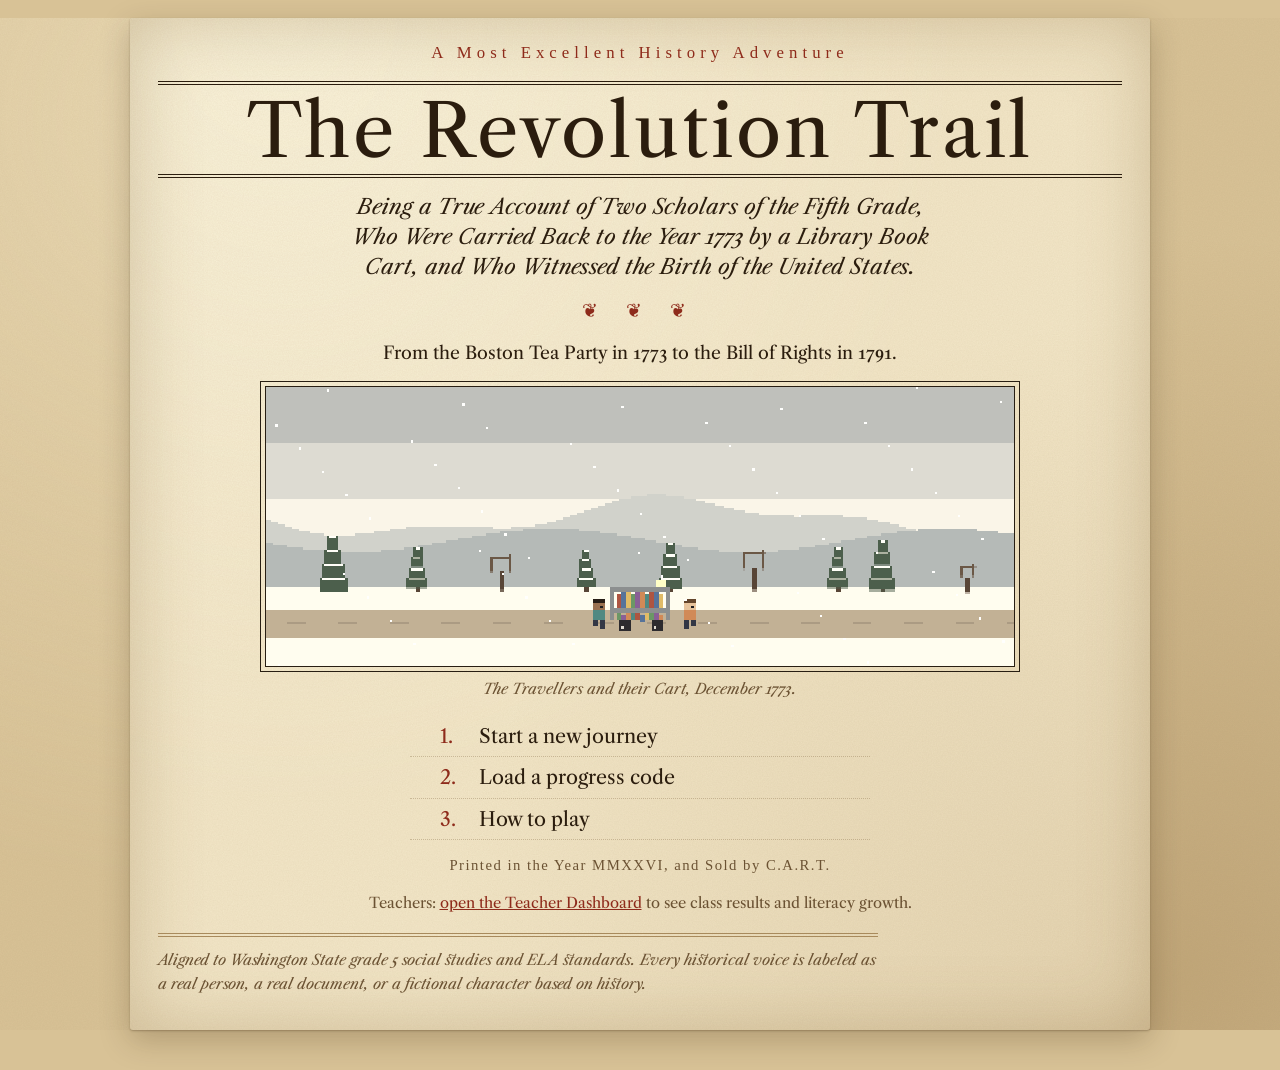
<file: index.html>
<!doctype html>
<html lang="en">
<head>
<meta charset="utf-8">
<meta name="viewport" content="width=device-width, initial-scale=1, viewport-fit=cover">
<title>The Revolution Trail</title>
<meta name="claude:viewport-fit-sides" content="cover">
<meta name="description" content="An Oregon Trail-style history game for 5th graders. Two students time-travel from the Boston Tea Party in 1773 to the Bill of Rights in 1791, collecting research notes. Aligned to Washington State social studies and ELA standards.">
<link rel="preconnect" href="https://fonts.googleapis.com">
<link rel="preconnect" href="https://fonts.gstatic.com" crossorigin>
<link rel="stylesheet" href="https://fonts.googleapis.com/css2?family=Atkinson+Hyperlegible:wght@400;700&family=IM+Fell+English:ital@0;1&family=IM+Fell+English+SC&family=Libre+Caslon+Text:ital,wght@0,400;0,700;1,400&family=Press+Start+2P&family=VT323&display=swap">
<link rel="stylesheet" href="css/style.css">
</head>
<body>
<div class="shell">
  <header class="hud" id="hud" hidden>
    <div class="hud-cell hud-where"><span class="hud-label" id="hud-where-label">Heading to</span><span class="hud-value" id="hud-stop"></span></div>
    <div class="hud-cell"><span class="hud-label">Date</span><span class="hud-value" id="hud-date"></span></div>
    <div class="hud-cell"><span class="hud-label">Weather</span><span class="hud-value" id="hud-weather"></span></div>
    <div class="hud-cell"><span class="hud-label">Health</span><span class="hud-value" id="hud-health"></span></div>
    <div class="hud-cell"><span class="hud-label">Food</span><span class="hud-value" id="hud-food"></span></div>
    <div class="hud-cell"><span class="hud-label">Shillings</span><span class="hud-value" id="hud-money"></span></div>
  </header>
  <main id="main" class="stage" aria-live="off"></main>
  <footer class="site-foot no-print">
    <p>Aligned to Washington State grade 5 social studies and ELA standards. Every historical voice is labeled as a real person, a real document, or a fictional character based on history.</p>
  </footer>
</div>
<noscript><p class="noscript">The Revolution Trail needs JavaScript turned on.</p></noscript>
<script src="js/standards.js"></script>
<script src="js/content.js"></script>
<script src="js/map.js"></script>
<script src="js/scene.js"></script>
<script src="js/game.js"></script>
</body>
</html>
</file>
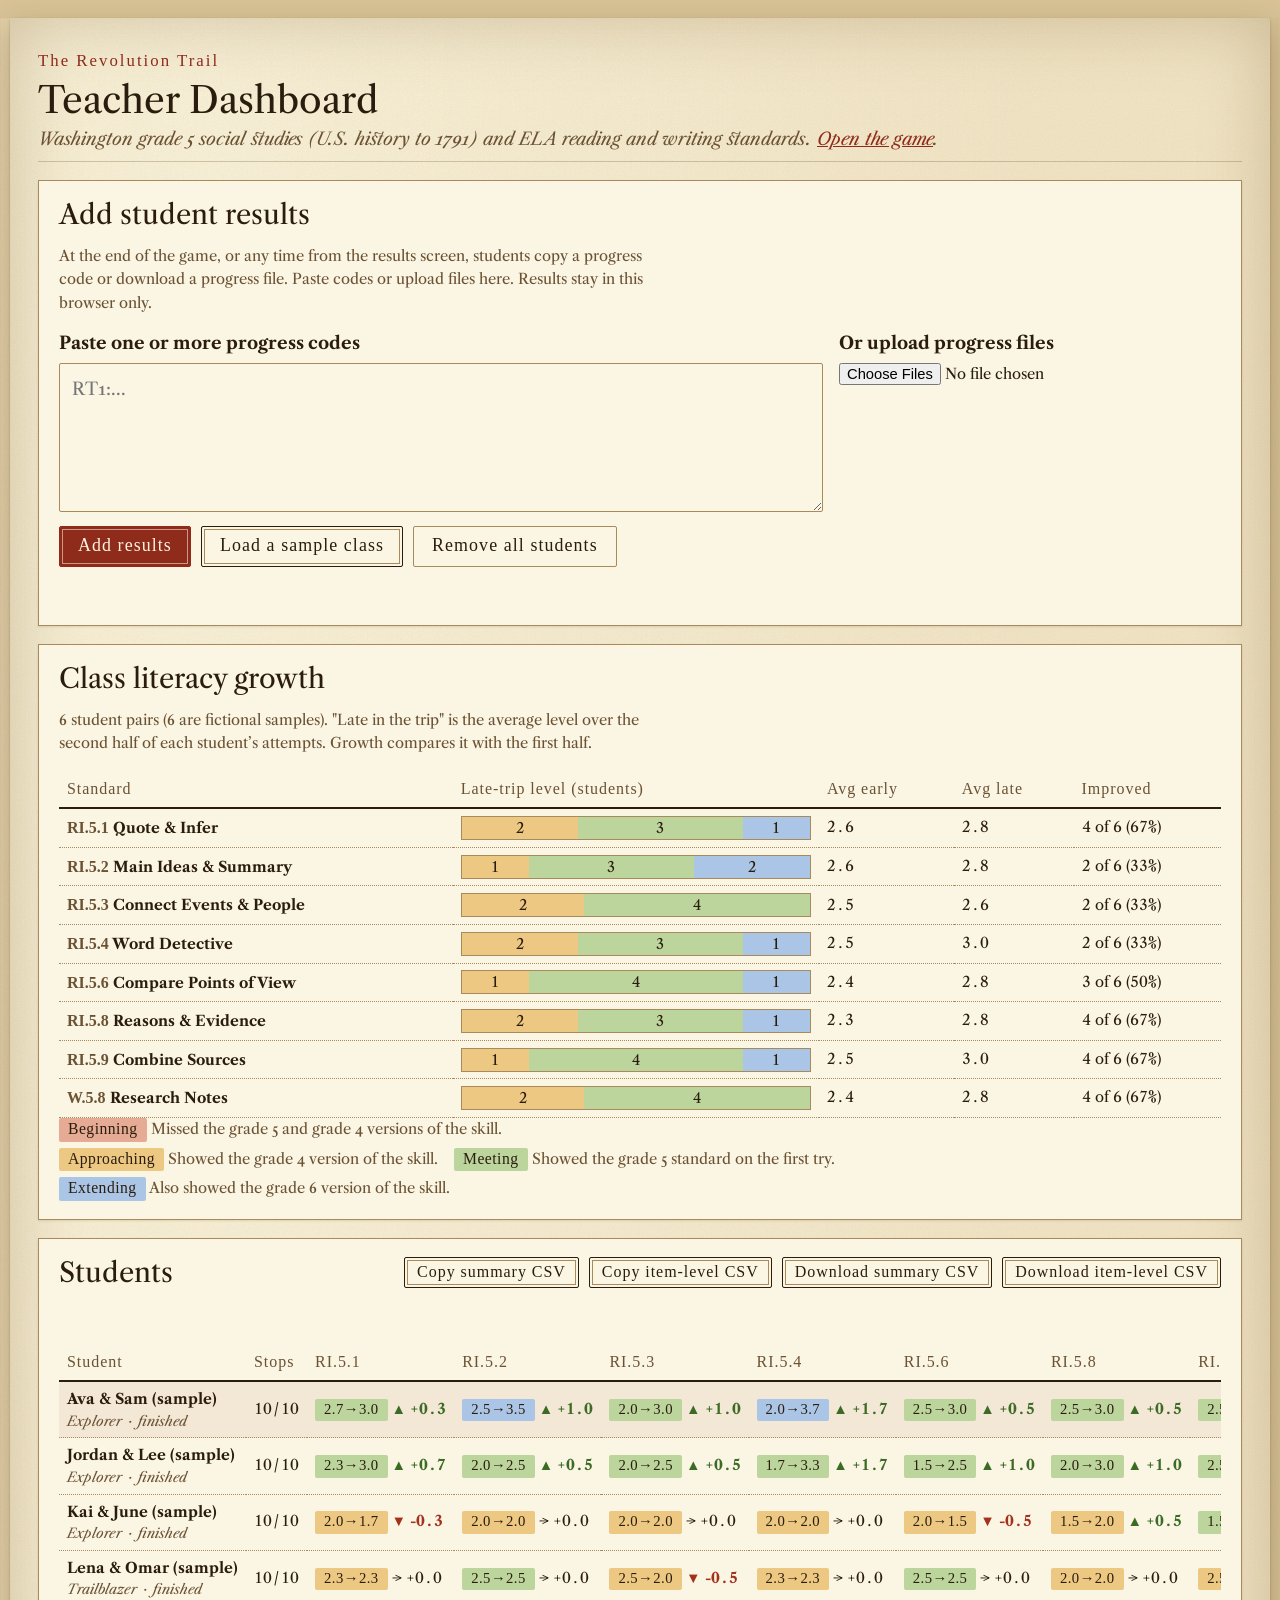
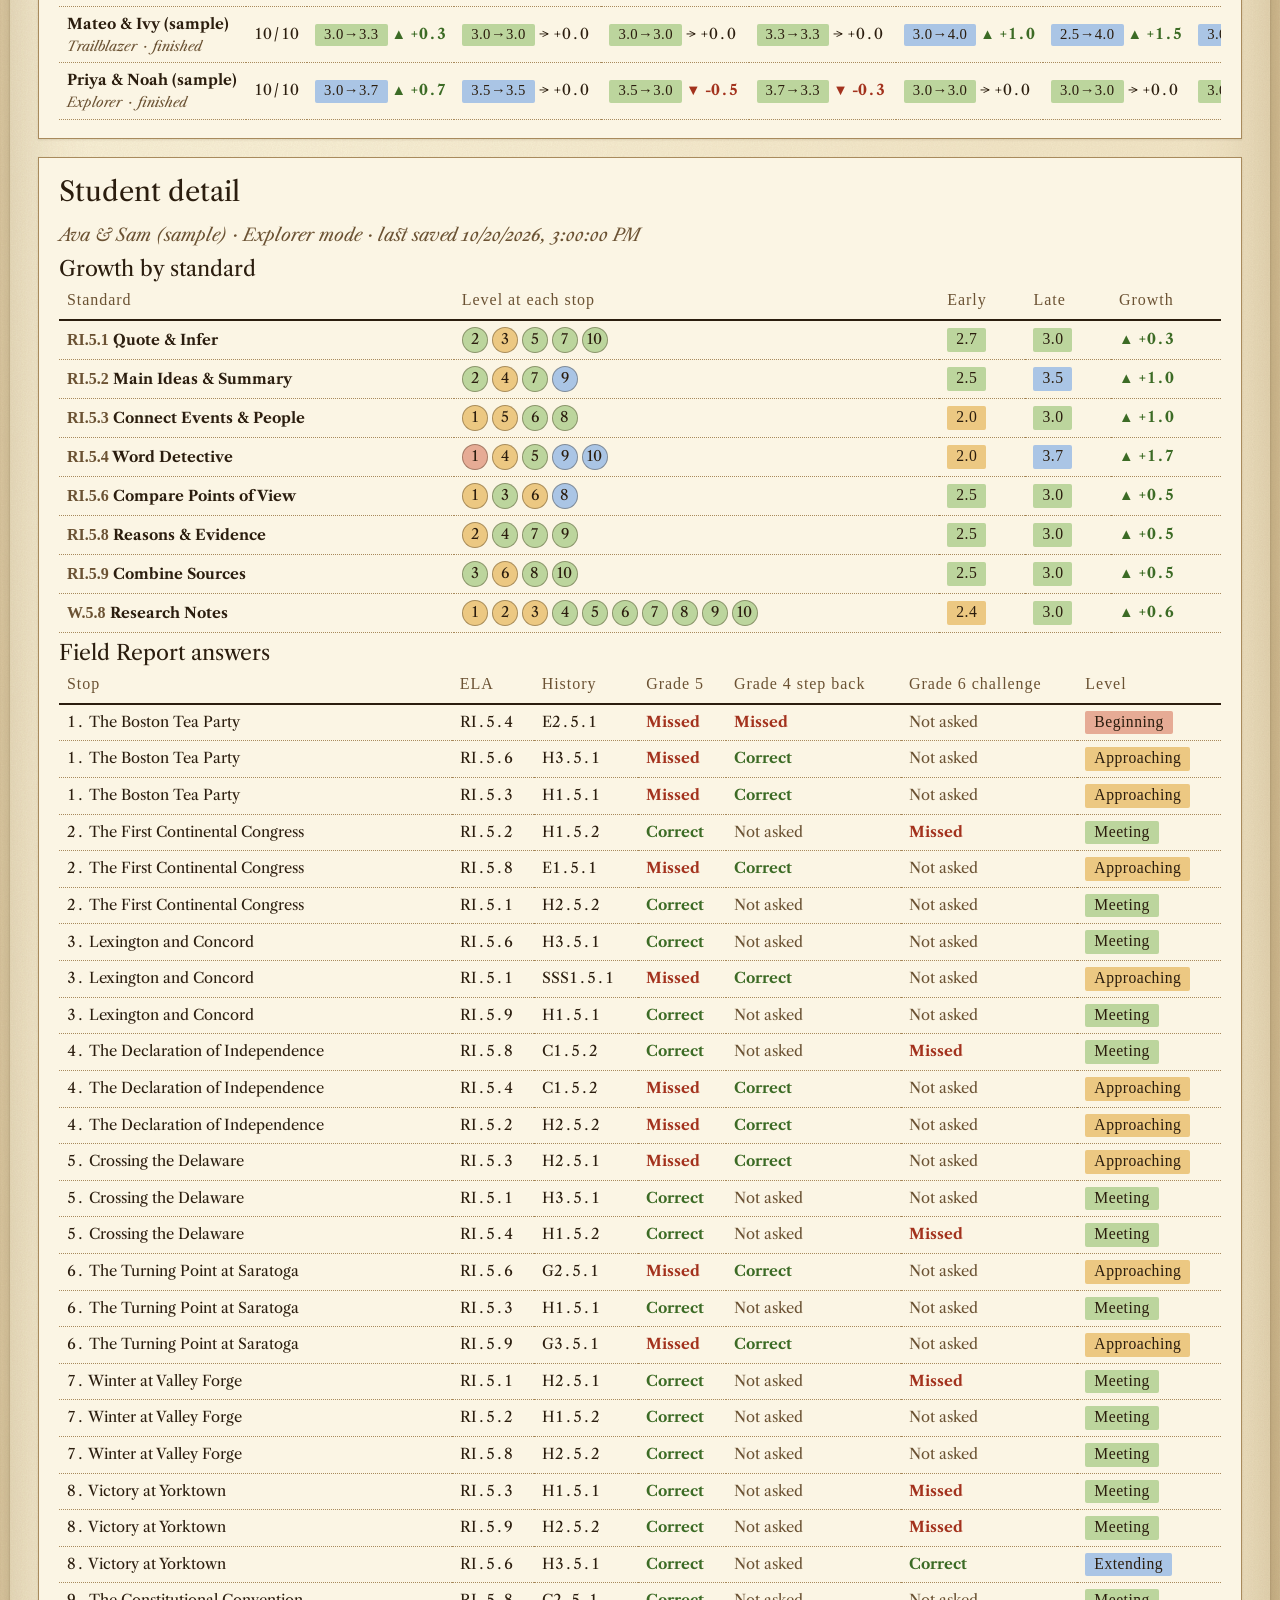
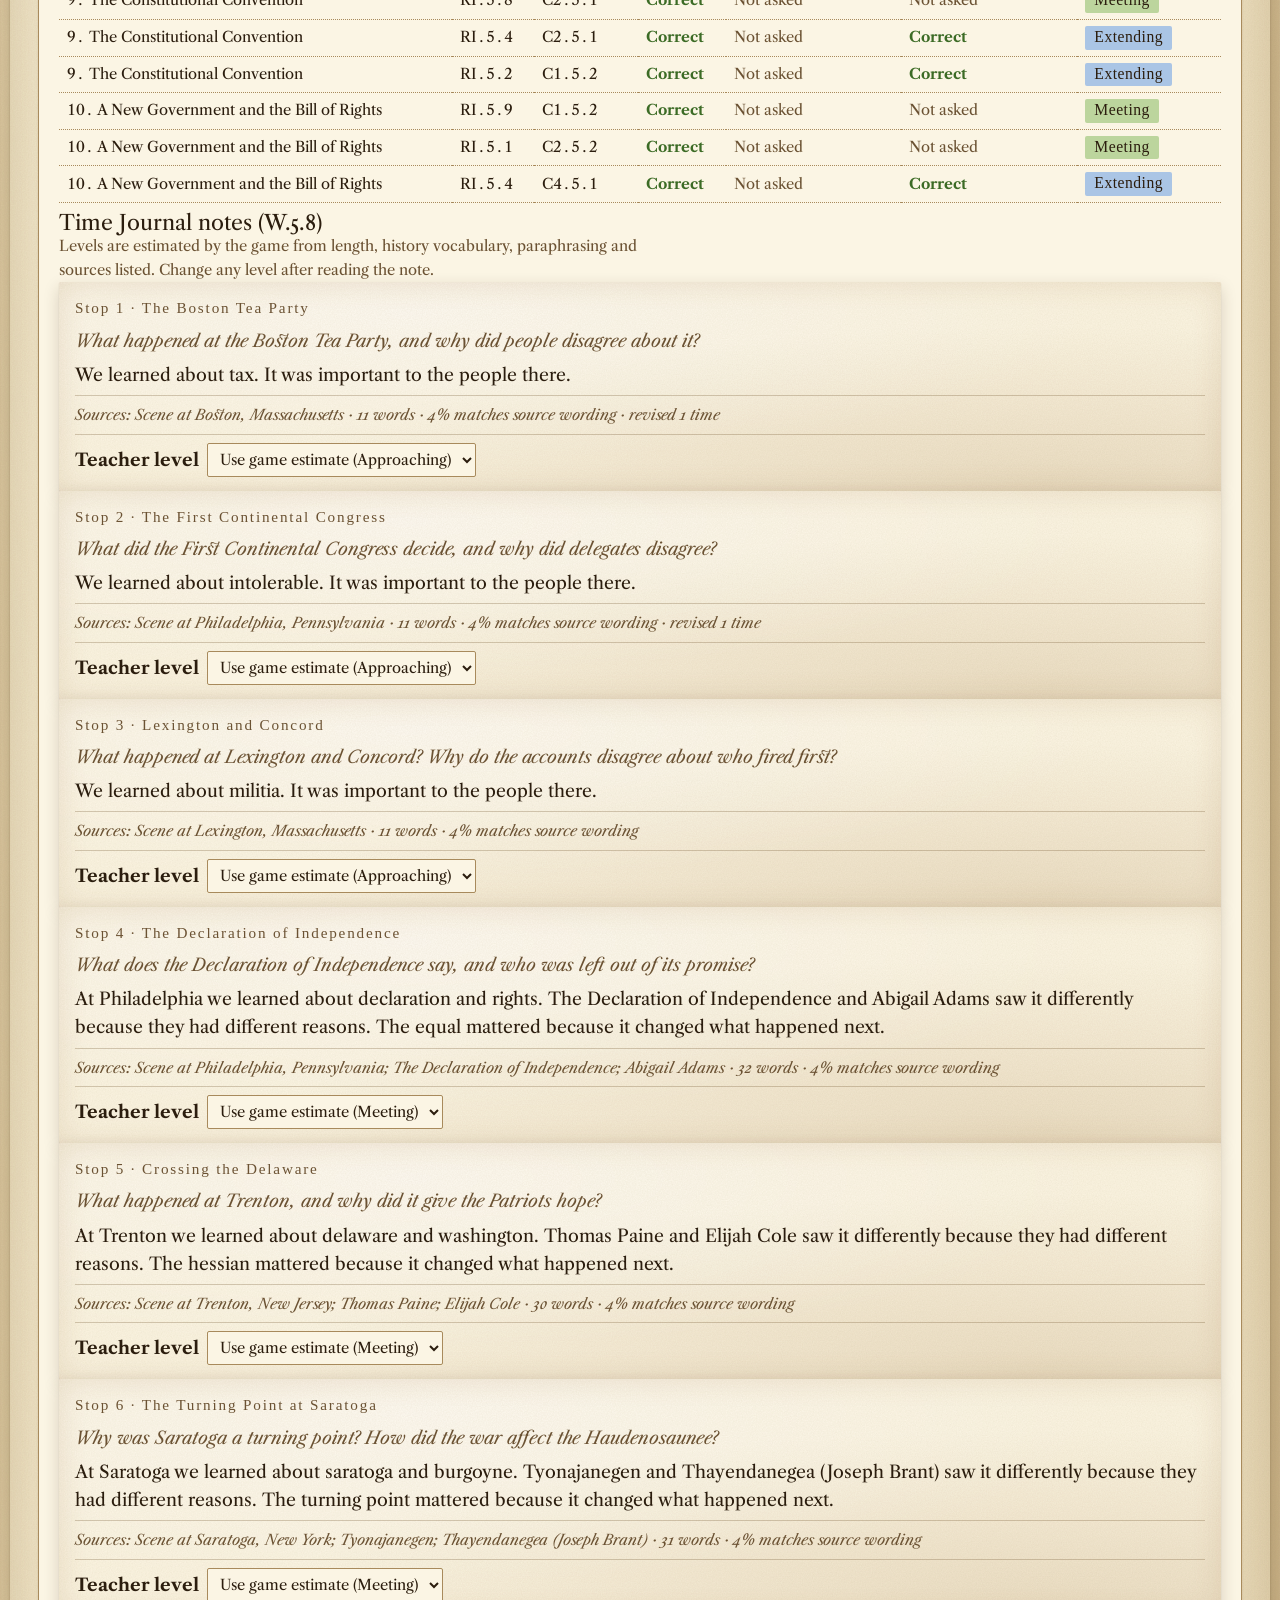
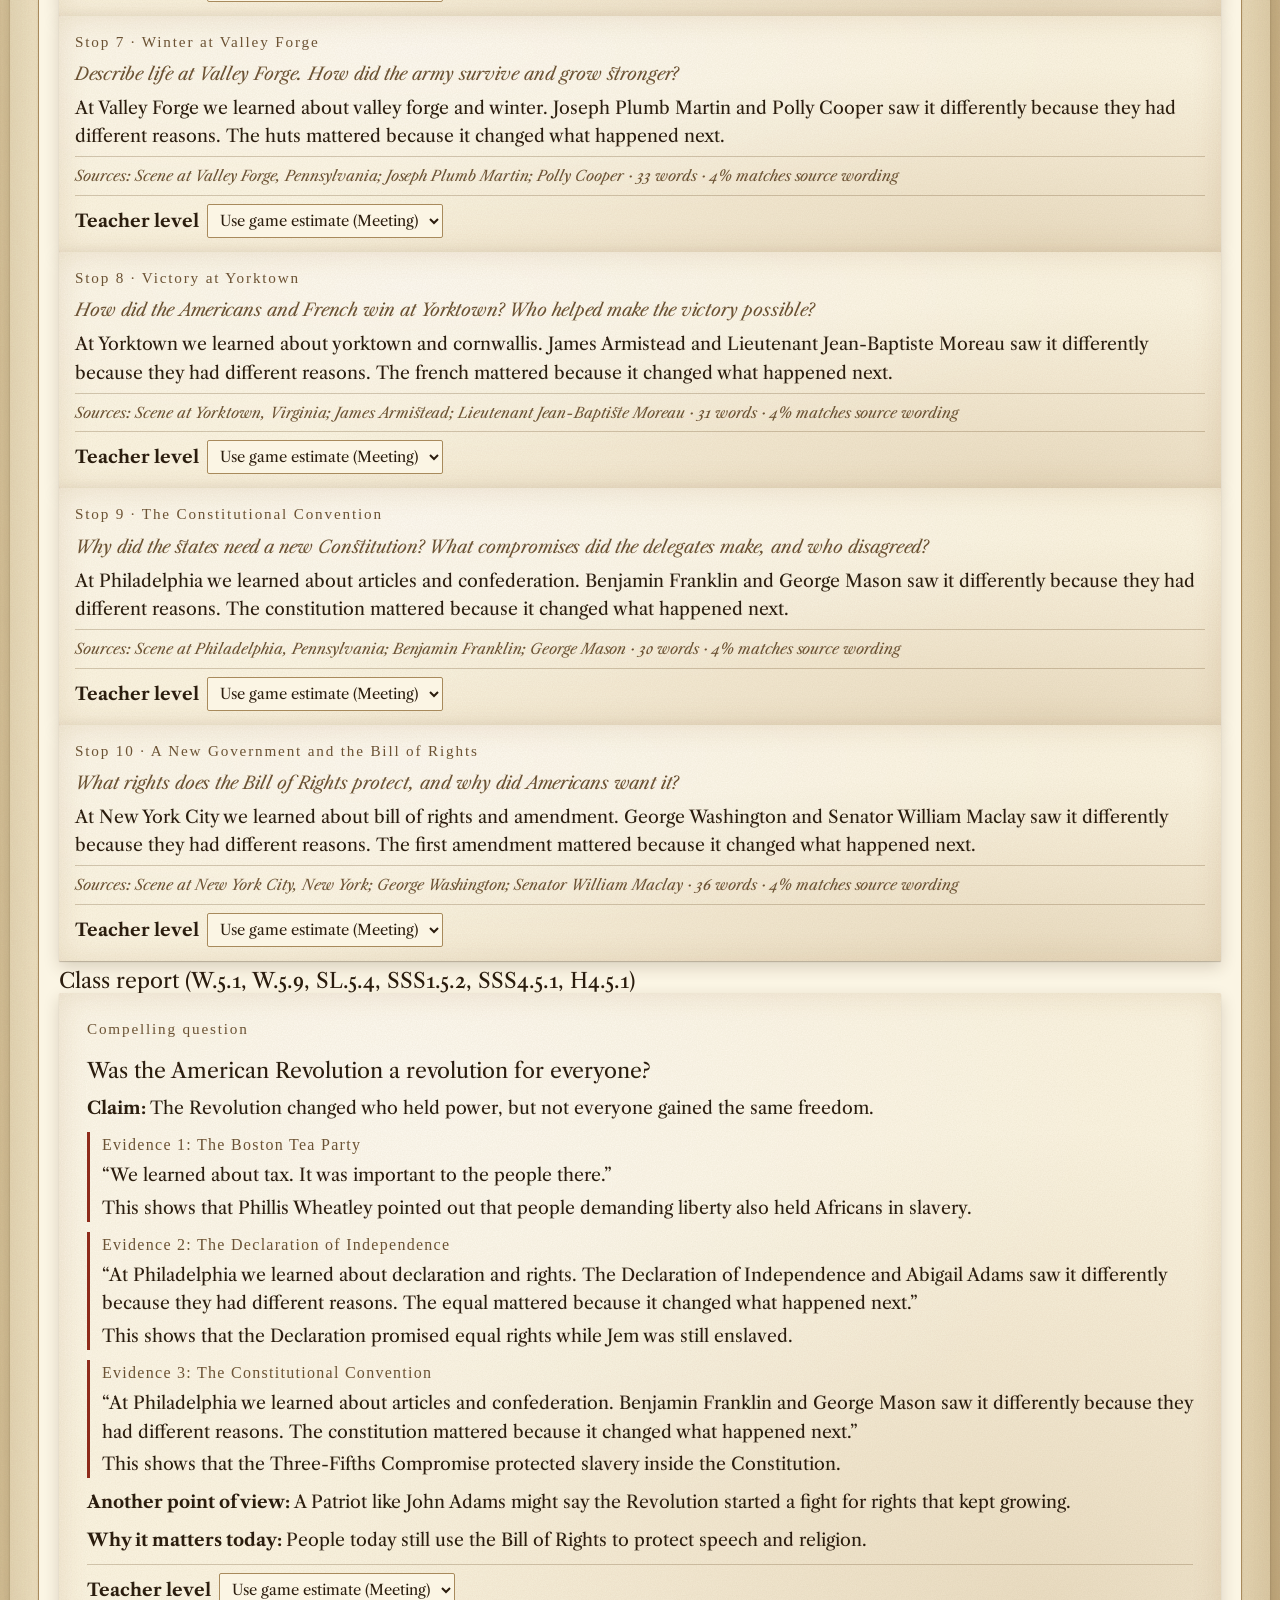
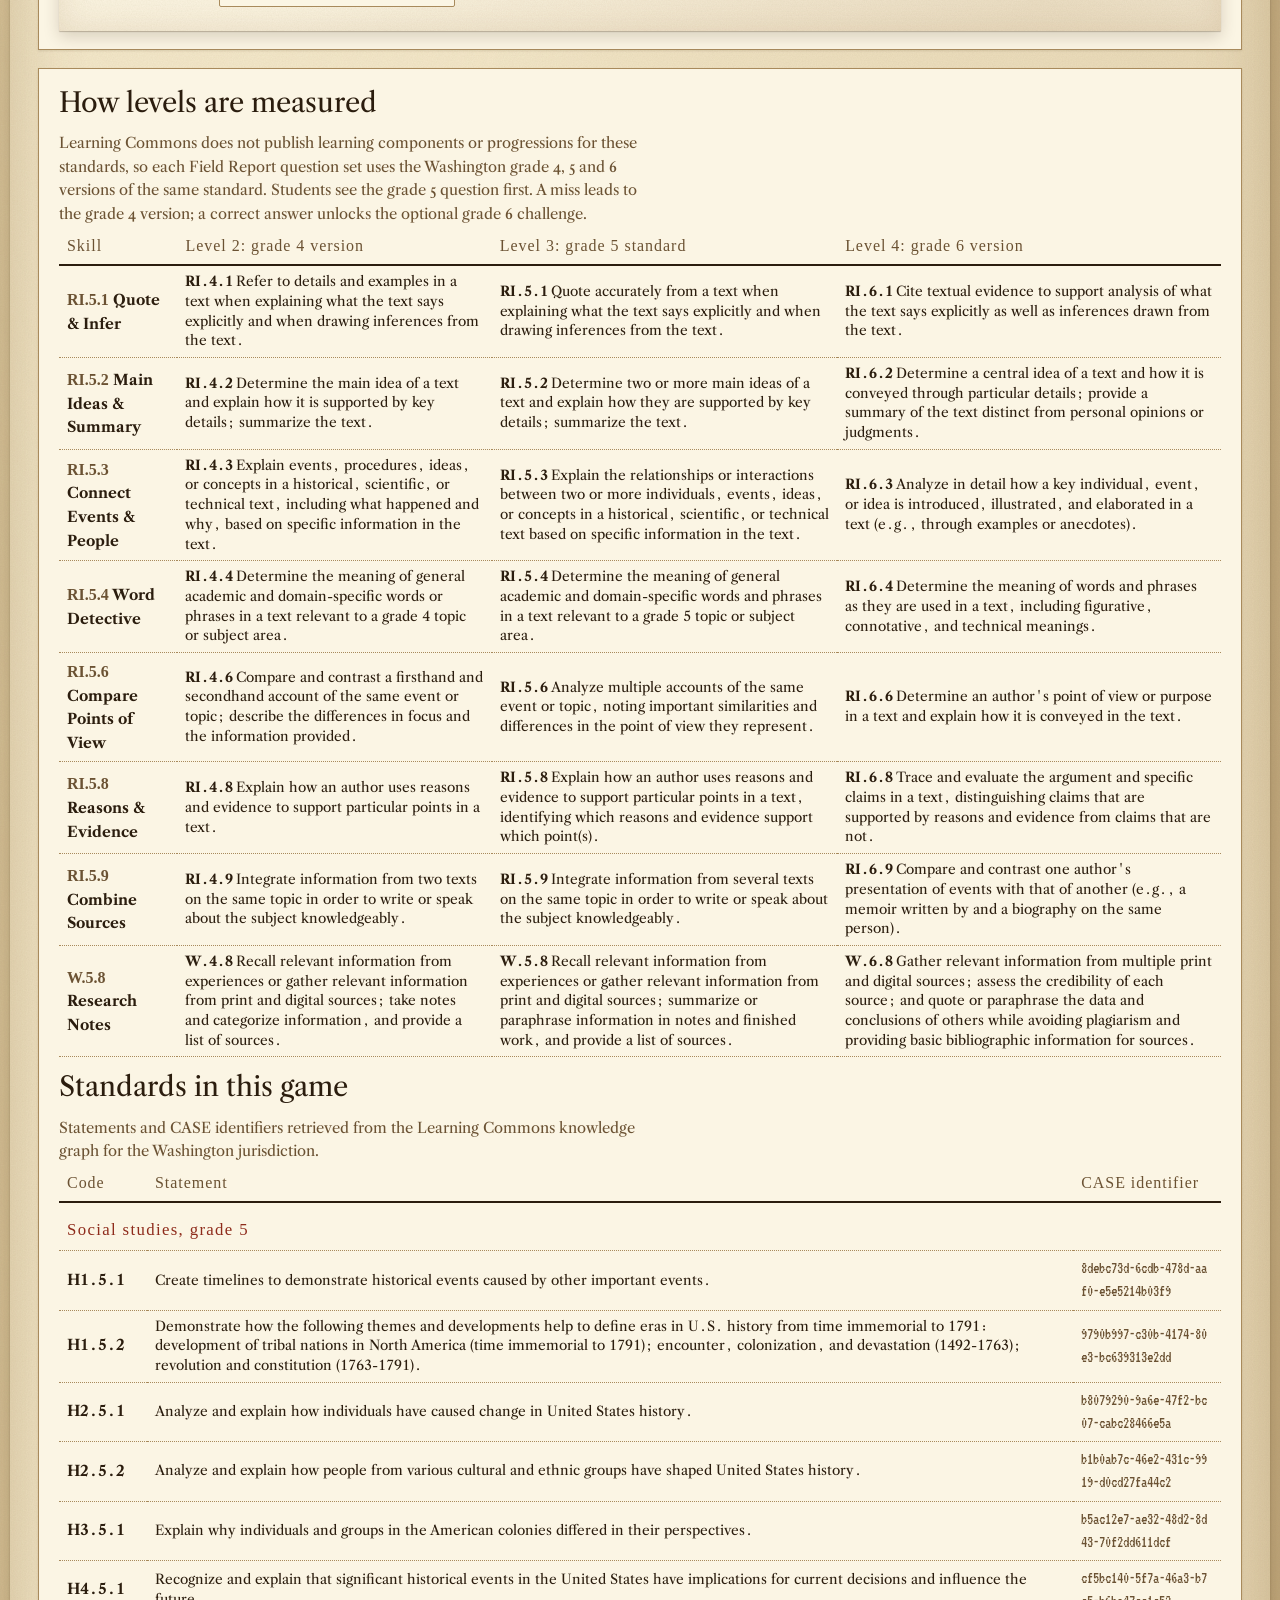
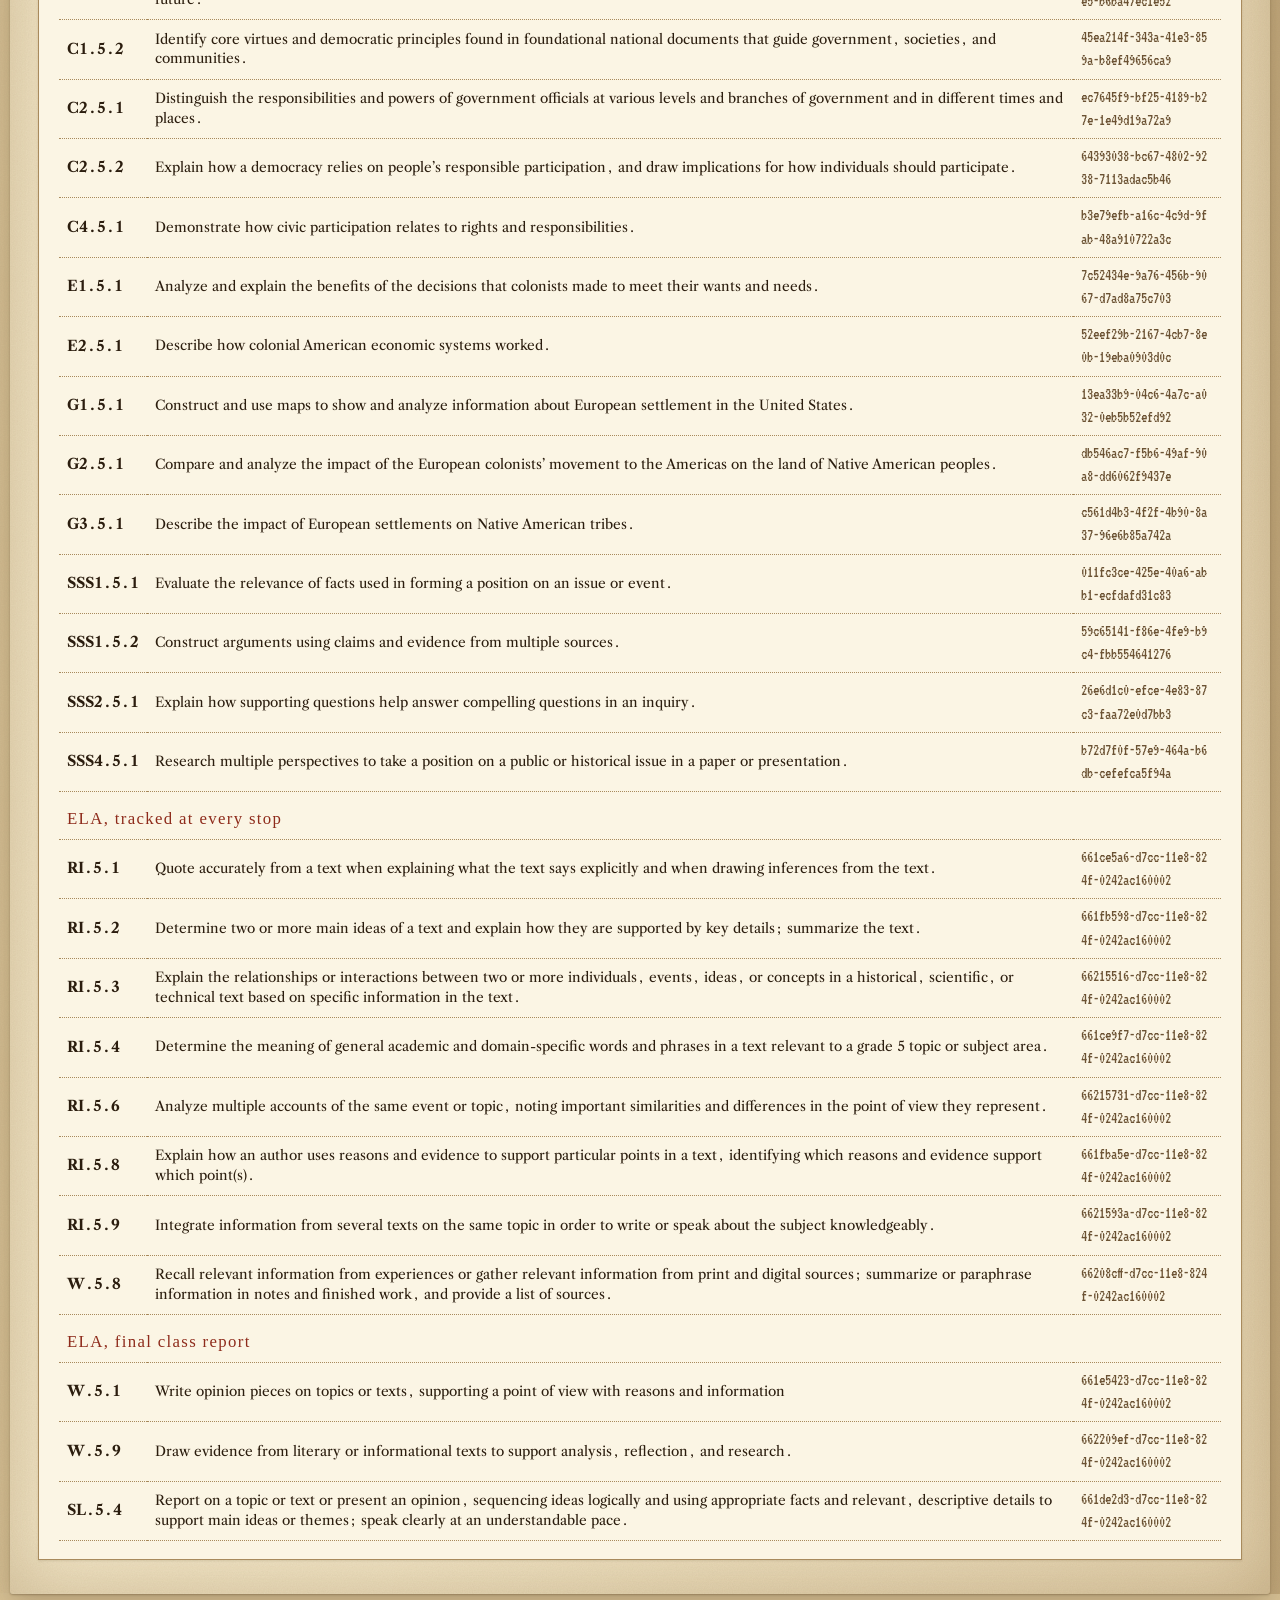
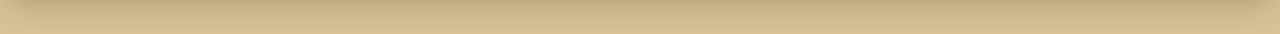
<file: teacher.html>
<!doctype html>
<html lang="en">
<head>
<meta charset="utf-8">
<meta name="viewport" content="width=device-width, initial-scale=1, viewport-fit=cover">
<title>Revolution Trail Teacher Dashboard</title>
<meta name="description" content="Class results and literacy growth for The Revolution Trail, aligned to Washington State grade 5 standards.">
<link rel="preconnect" href="https://fonts.googleapis.com">
<link rel="preconnect" href="https://fonts.gstatic.com" crossorigin>
<link rel="stylesheet" href="https://fonts.googleapis.com/css2?family=Atkinson+Hyperlegible:wght@400;700&family=IM+Fell+English:ital@0;1&family=IM+Fell+English+SC&family=Libre+Caslon+Text:ital,wght@0,400;0,700;1,400&family=Press+Start+2P&family=VT323&display=swap">
<link rel="stylesheet" href="css/style.css">
<link rel="stylesheet" href="css/teacher.css">
</head>
<body>
<div class="shell shell-wide">
  <header class="screen-head t-head">
    <p class="eyebrow">The Revolution Trail</p>
    <h1 class="screen-title">Teacher Dashboard</h1>
    <p class="screen-sub">Washington grade 5 social studies (U.S. history to 1791) and ELA reading and writing standards. <a href="index.html">Open the game</a>.</p>
  </header>

  <section class="t-card" aria-labelledby="import-title">
    <h2 id="import-title" class="t-h2">Add student results</h2>
    <p class="note">At the end of the game, or any time from the results screen, students copy a progress code or download a progress file. Paste codes or upload files here. Results stay in this browser only.</p>
    <div class="t-import">
      <div class="field">
        <label for="import-code">Paste one or more progress codes</label>
        <textarea id="import-code" rows="4" placeholder="RT1:..."></textarea>
      </div>
      <div class="field">
        <label for="import-files">Or upload progress files</label>
        <input id="import-files" type="file" accept=".json,.txt,application/json,text/plain" multiple>
      </div>
    </div>
    <div class="actions">
      <button type="button" class="btn btn-primary" id="import-btn">Add results</button>
      <button type="button" class="btn" id="sample-btn">Load a sample class</button>
      <button type="button" class="btn btn-ghost" id="clear-btn">Remove all students</button>
    </div>
    <p class="form-msg" id="import-msg" role="status"></p>
  </section>

  <section class="t-card" aria-labelledby="class-title">
    <h2 id="class-title" class="t-h2">Class literacy growth</h2>
    <p class="note" id="class-note"></p>
    <div id="class-summary"></div>
  </section>

  <section class="t-card" aria-labelledby="students-title">
    <div class="t-row">
      <h2 id="students-title" class="t-h2">Students</h2>
      <div class="actions">
        <button type="button" class="btn btn-small" id="copy-summary">Copy summary CSV</button>
        <button type="button" class="btn btn-small" id="copy-items">Copy item-level CSV</button>
        <button type="button" class="btn btn-small" id="dl-summary" hidden>Download summary CSV</button>
        <button type="button" class="btn btn-small" id="dl-items" hidden>Download item-level CSV</button>
      </div>
    </div>
    <p class="form-msg" id="csv-msg" role="status"></p>
    <textarea id="csv-fallback" rows="4" readonly hidden aria-label="CSV text"></textarea>
    <div id="students"></div>
  </section>

  <section class="t-card" aria-labelledby="detail-title" id="detail-card" hidden>
    <h2 id="detail-title" class="t-h2">Student detail</h2>
    <div id="detail"></div>
  </section>

  <section class="t-card" aria-labelledby="std-title">
    <h2 id="std-title" class="t-h2">How levels are measured</h2>
    <div id="levels-ref"></div>
    <h2 class="t-h2">Standards in this game</h2>
    <div id="standards-ref"></div>
  </section>
</div>
<script src="js/standards.js"></script>
<script src="js/content.js"></script>
<script src="js/teacher.js"></script>
</body>
</html>
</file>
<file: css/style.css>
/*
 * Layout: one centered sheet of colonial printing on aged parchment.
 * The 1770s world looks like 18th-century print (Caslon type, iron-gall ink,
 * red printer's ink, ornaments). Anything from 2026 (C.A.R.T., the classroom,
 * the time jumps) uses the dark "screen" look in body.era-2026 and .cart-says.
 */
:root {
  color-scheme: light;
  --desk: #d8c296;
  --page: #f2e6c7;
  --sheet: #f7eed6;
  --inset: #fbf5e4;
  --rule: #a88a5c;
  --rule-soft: rgba(110, 80, 40, 0.28);
  --ink: #2b1d0e;
  --ink-soft: #6b5233;
  --accent: #8e2b1b;
  --accent-hover: #a7361f;
  --accent-ink: #fbf3e0;
  --navy: #23395b;
  --good: #3c6b25;
  --bad: #a3321d;
  --warn: #8a5410;
  --lv1: #e6ab95;
  --lv2: #ecc882;
  --lv3: #bcd59d;
  --lv4: #aac5e5;
  --lv-ink: #2b1d0e;
  --doc: #fbf4e1;
  --doc-2: #f1e3bf;
  --doc-ink: #2b1d0e;
  --doc-soft: #6b5233;
  --sea: #cdd6cf;
  --sea-line: #9fb0a8;
  --land: #f0e3be;
  --coast: #5c4428;
  --river: #4d6b8a;
  --ne: #9b3d24;
  --mid: #2f4d78;
  --south: #3e6b2f;
  --lcd-bg: #10170e;
  --lcd-ink: #d9f7a8;
  --lcd-line: #3c5a2a;
  --halo: #f0e3be;
  --overlay: rgba(43, 29, 14, 0.55);

  --font-title: 'IM Fell English SC', 'Libre Caslon Text', Georgia, serif;
  --font-head: 'IM Fell English', 'Libre Caslon Text', Georgia, serif;
  --font-read: 'Libre Caslon Text', Georgia, 'Times New Roman', serif;
  --font-sc: 'IM Fell English SC', Georgia, serif;
  --font-ui: 'Libre Caslon Text', Georgia, serif;
  --font-lcd: 'VT323', ui-monospace, 'Courier New', monospace;
  --font-pixel: 'Press Start 2P', ui-monospace, 'Courier New', monospace;
  --font-easy: 'Atkinson Hyperlegible', system-ui, -apple-system, 'Segoe UI', sans-serif;

  --step--1: 0.92rem;
  --step-0: 1.1rem;
  --step-1: 1.32rem;
  --step-2: 1.7rem;
  --step-3: 2.3rem;
  --radius: 2px;

  --grain: url("data:image/svg+xml,%3Csvg xmlns='http://www.w3.org/2000/svg' width='260' height='260'%3E%3Cfilter id='n'%3E%3CfeTurbulence type='fractalNoise' baseFrequency='.8' numOctaves='3' stitchTiles='stitch'/%3E%3CfeColorMatrix values='0 0 0 0 .36 0 0 0 0 .25 0 0 0 0 .12 0 0 0 .11 0'/%3E%3C/filter%3E%3Crect width='100%25' height='100%25' filter='url(%23n)'/%3E%3C/svg%3E");
}

/* The 2026 screens: the classroom, the time jumps and C.A.R.T. itself. */
body.era-2026 {
  --desk: #0b0d1a;
  --page: #121527;
  --sheet: #121527;
  --inset: #232948;
  --rule: #353c66;
  --rule-soft: rgba(120, 130, 200, 0.25);
  --ink: #ece4d0;
  --ink-soft: #aaa6c2;
  --accent: #f4b942;
  --accent-hover: #ffcc5c;
  --accent-ink: #1a1408;
  --good: #86cf7c;
  --bad: #ef7a62;
  --warn: #f0a94a;
  --font-title: 'Press Start 2P', ui-monospace, monospace;
  --font-head: 'Atkinson Hyperlegible', system-ui, sans-serif;
  --font-read: 'Atkinson Hyperlegible', system-ui, sans-serif;
  --font-sc: 'VT323', ui-monospace, monospace;
  --font-ui: 'VT323', ui-monospace, monospace;
  color-scheme: dark;
}
/* Students can switch reading text to an easy-to-read font. */
body.easy-read { --font-read: var(--font-easy); --font-ui: var(--font-easy); }

* { box-sizing: border-box; }
[hidden] { display: none !important; }
[tabindex="-1"]:focus { outline: none; }
html { background: var(--desk); }
body {
  margin: 0;
  min-height: 100vh;
  background-color: var(--desk);
  background-image: var(--grain), radial-gradient(ellipse at 20% 10%, rgba(255, 245, 215, 0.45), transparent 60%), radial-gradient(ellipse at 90% 95%, rgba(120, 80, 30, 0.25), transparent 55%);
  color: var(--ink);
  font-family: var(--font-read);
  font-size: var(--step-0);
  line-height: 1.6;
  font-variant-numeric: oldstyle-nums;
}
body.era-2026 { background-image: radial-gradient(ellipse at 50% -10%, rgba(244, 185, 66, 0.10), transparent 55%); }

.shell {
  max-width: 1020px;
  margin: 18px auto 40px;
  padding-block: 22px 34px;
  padding-left: max(28px, env(safe-area-inset-left, 0px));
  padding-right: max(28px, env(safe-area-inset-right, 0px));
  display: flex;
  flex-direction: column;
  gap: 18px;
  background-color: var(--page);
  background-image: var(--grain), radial-gradient(ellipse at 15% 0%, rgba(255, 250, 230, 0.6), transparent 55%), radial-gradient(ellipse at 100% 100%, rgba(150, 105, 45, 0.16), transparent 50%);
  box-shadow: inset 0 0 70px rgba(120, 82, 30, 0.28), 0 1px 2px rgba(60, 40, 15, 0.3), 0 10px 30px rgba(60, 40, 15, 0.25);
  border-radius: 3px;
}
body.era-2026 .shell { background-image: none; box-shadow: none; }

h1, h2, h3, h4 { text-wrap: balance; line-height: 1.15; margin: 0; font-weight: 400; }
p { margin: 0; }
a { color: var(--accent); }
:focus-visible { outline: 3px solid var(--accent); outline-offset: 2px; }
.visually-hidden { position: absolute; width: 1px; height: 1px; overflow: hidden; clip: rect(0 0 0 0); white-space: nowrap; }
.muted { color: var(--ink-soft); }
.noscript { padding: 24px; text-align: center; }

/* ---------------------------------------------------------------- HUD: an almanac table */
.hud {
  display: grid;
  grid-template-columns: minmax(0, 1.9fr) minmax(0, 1.15fr) minmax(0, 0.9fr) minmax(0, 0.9fr) minmax(0, 1.45fr) minmax(0, 0.9fr);
  border-top: 4px double var(--ink);
  border-bottom: 4px double var(--ink);
  font-variant-numeric: lining-nums tabular-nums;
}
.hud-cell { padding: 5px 10px 6px; display: flex; flex-direction: column; min-width: 0; border-left: 1px solid var(--rule-soft); }
.hud-cell:first-child { border-left: 0; padding-left: 2px; }
.hud-label { font-family: var(--font-sc); font-size: 0.95rem; letter-spacing: 0.08em; color: var(--ink-soft); }
.hud-value { font-family: var(--font-ui); font-size: 1.05rem; line-height: 1.25; color: var(--ink); white-space: nowrap; overflow: hidden; text-overflow: ellipsis; }
.hud-where .hud-value { color: var(--accent); font-style: italic; }
#hud-health[data-level="poor"], #hud-health[data-level="very-poor"] { color: var(--bad); }
#hud-health[data-level="fair"] { color: var(--warn); }
body.era-2026 .hud { border-color: var(--rule); font-family: var(--font-lcd); }
body.era-2026 .hud-value { font-size: 1.3rem; font-style: normal; }

/* ---------------------------------------------------------------- stage and screens */
.stage { display: flex; flex-direction: column; gap: 18px; min-width: 0; }
.stage > * { min-width: 0; }
.stage > .btn { align-self: flex-start; }
.screen-head { display: flex; flex-direction: column; gap: 4px; padding-bottom: 10px; border-bottom: 1px solid var(--rule-soft); }
.eyebrow, .fact-tag, .doc-tag, .doc-quote-tag, .story-stamp {
  font-family: var(--font-sc);
  font-size: 1.05rem;
  letter-spacing: 0.12em;
  color: var(--accent);
}
.screen-title { font-family: var(--font-head); font-size: var(--step-3); color: var(--ink); }
.screen-sub { color: var(--ink-soft); font-size: var(--step-0); font-style: italic; }
.prose { max-width: 66ch; display: flex; flex-direction: column; gap: 14px; }
.prose h3 { font-family: var(--font-head); font-size: var(--step-1); margin-top: 6px; }
.prose ul { margin: 0; padding-left: 1.2em; display: flex; flex-direction: column; gap: 4px; }
.reading { font-size: 1.16rem; line-height: 1.75; }
.reading > p:first-child::first-letter {
  float: left;
  font-family: var(--font-head);
  font-size: 3.5em;
  line-height: 0.8;
  padding: 0.08em 0.1em 0 0;
  color: var(--accent);
}
.fleuron { font-family: var(--font-head); color: var(--accent); text-align: center; letter-spacing: 0.6em; font-size: 1.2rem; max-width: 66ch; }
.hint { color: var(--ink-soft); font-size: var(--step--1); font-style: italic; }
.note { color: var(--ink-soft); font-size: var(--step--1); max-width: 66ch; }
.fineprint { color: var(--ink-soft); font-size: var(--step--1); }
h3 { font-family: var(--font-head); font-size: var(--step-1); }

/* ---------------------------------------------------------------- title: a broadside */
.title-screen { display: flex; flex-direction: column; gap: 14px; align-items: center; text-align: center; }
.title-screen .eyebrow { letter-spacing: 0.3em; }
.game-title {
  font-family: var(--font-title);
  font-size: clamp(2.2rem, 7.5vw, 4.6rem);
  line-height: 1;
  letter-spacing: 0.04em;
  color: var(--ink);
  padding-block: 10px 6px;
  border-top: 4px double var(--ink);
  border-bottom: 4px double var(--ink);
  width: 100%;
}
.title-long { max-width: 46ch; font-family: var(--font-head); font-style: italic; font-size: var(--step-1); line-height: 1.4; }
.title-sub { max-width: 54ch; font-size: var(--step-0); line-height: 1.55; }
.imprint { font-family: var(--font-sc); letter-spacing: 0.1em; color: var(--ink-soft); font-size: var(--step--1); }
.title-screen .menu { align-self: center; max-width: 460px; text-align: left; }

/* ---------------------------------------------------------------- pixel scenes, framed as plates */
.plate { margin: 0; display: flex; flex-direction: column; gap: 6px; width: 100%; max-width: 760px; }
.title-screen .plate { align-self: center; }
.pixel {
  display: block;
  width: 100%;
  max-width: 760px;
  aspect-ratio: 320 / 120;
  image-rendering: pixelated;
  image-rendering: crisp-edges;
  border: 1px solid var(--ink);
  outline: 1px solid var(--ink);
  outline-offset: 4px;
  background: var(--inset);
  filter: sepia(0.28) saturate(0.88) contrast(1.02);
  margin: 5px;
  width: calc(100% - 10px);
}
.plate figcaption { font-family: var(--font-head); font-style: italic; font-size: var(--step--1); color: var(--ink-soft); text-align: center; }
.forage-canvas { aspect-ratio: 320 / 180; cursor: crosshair; touch-action: manipulation; filter: none; }
body.era-2026 .pixel { filter: none; outline: 0; border-color: var(--rule); }

/* ---------------------------------------------------------------- menus and buttons */
.menu { list-style: none; margin: 0; padding: 0; display: flex; flex-direction: column; gap: 0; width: 100%; max-width: 640px; }
.menu li { border-bottom: 1px dotted var(--rule-soft); }
.menu-btn {
  position: relative;
  display: grid;
  grid-template-columns: 2.4ch 1fr;
  column-gap: 10px;
  width: 100%;
  text-align: left;
  font-family: var(--font-ui);
  font-size: 1.22rem;
  line-height: 1.25;
  color: var(--ink);
  background: transparent;
  border: 0;
  padding: 8px 10px 8px 30px;
  cursor: pointer;
}
.menu-num { color: var(--accent); grid-row: span 2; font-variant-numeric: lining-nums; }
.menu-note { grid-column: 2; font-size: 0.95rem; font-style: italic; color: var(--ink-soft); }
.menu-btn::before { content: "\261E"; position: absolute; left: 4px; top: 7px; font-size: 1.2rem; color: var(--accent); opacity: 0; transition: opacity 0.12s; }
.menu-btn:hover:not([disabled])::before, .menu-btn:focus-visible::before { opacity: 1; }
.menu-btn:hover:not([disabled]) .menu-label, .menu-btn:focus-visible .menu-label { color: var(--accent); text-decoration: underline; text-decoration-thickness: 1px; text-underline-offset: 4px; }
.menu-btn:focus-visible { outline: 2px solid var(--accent); outline-offset: -2px; }
.menu-btn[disabled] { color: var(--ink-soft); cursor: not-allowed; opacity: 0.6; }
.menu-btn.is-done .menu-label::after { content: "  \2713"; color: var(--good); }
body.era-2026 .menu-btn { font-size: 1.6rem; }
body.era-2026 .menu-btn::before { content: "\25B6"; font-size: 0.9rem; top: 12px; }

.actions { display: flex; flex-wrap: wrap; gap: 10px; align-items: center; }
.actions-top { justify-content: flex-end; }
.btn {
  font-family: var(--font-sc);
  font-size: 1.12rem;
  letter-spacing: 0.06em;
  line-height: 1;
  padding: 10px 18px 11px;
  color: var(--ink);
  background: var(--inset);
  border: 1px solid var(--ink);
  box-shadow: inset 0 0 0 2px var(--inset), inset 0 0 0 3px var(--rule);
  border-radius: var(--radius);
  cursor: pointer;
}
.btn:hover:not([disabled]) { color: var(--accent); border-color: var(--accent); }
.btn-primary { background: var(--accent); color: var(--accent-ink); border-color: var(--accent); box-shadow: inset 0 0 0 2px var(--accent), inset 0 0 0 3px rgba(251, 243, 224, 0.55); }
.btn-primary:hover:not([disabled]) { background: var(--accent-hover); color: var(--accent-ink); }
.btn-ghost { background: transparent; box-shadow: none; border-color: var(--rule); }
.btn-small { font-size: 1rem; padding: 6px 12px 7px; }
.btn[disabled] { opacity: 0.45; cursor: not-allowed; }
body.era-2026 .btn { font-family: var(--font-lcd); font-size: 1.4rem; letter-spacing: 0; background: transparent; color: var(--accent); border: 2px solid var(--accent); box-shadow: none; }
body.era-2026 .btn-primary { background: var(--accent); color: var(--accent-ink); }

/* C.A.R.T. is from 2026, so it always looks like a screen. */
.cart-says {
  font-family: var(--font-lcd);
  font-size: 1.3rem;
  line-height: 1.25;
  color: var(--lcd-ink);
  background: var(--lcd-bg);
  border: 2px solid #26331f;
  border-radius: 6px;
  box-shadow: inset 0 0 12px rgba(160, 255, 120, 0.12), 0 2px 0 rgba(0, 0, 0, 0.25);
  padding: 8px 12px;
  max-width: 66ch;
  font-variant-numeric: normal;
}
.cart-tag { background: var(--lcd-ink); color: var(--lcd-bg); padding: 0 6px; margin-right: 4px; border-radius: 2px; }

/* ---------------------------------------------------------------- story panels (2026) */
.story { display: flex; flex-direction: column; gap: 18px; padding: 28px 0; max-width: 62ch; }
.story-text { font-size: var(--step-2); line-height: 1.5; }
.story-dots { color: var(--accent); letter-spacing: 0.3em; font-size: 0.9rem; }

/* ---------------------------------------------------------------- forms */
.setup-form, .report-form { display: flex; flex-direction: column; gap: 18px; max-width: 640px; }
.field { display: flex; flex-direction: column; gap: 6px; border: 0; padding: 0; margin: 0; min-width: 0; }
.field > label, legend { font-weight: 700; }
legend { padding: 0; margin-bottom: 6px; }
input[type="text"], textarea, select {
  font: inherit;
  font-family: var(--font-read);
  font-size: var(--step-0);
  color: var(--ink);
  background: var(--inset);
  border: 1px solid var(--rule);
  border-radius: var(--radius);
  padding: 10px 12px;
  width: 100%;
  max-width: 100%;
}
textarea { resize: vertical; line-height: 1.8; }
#journal-text, #journal-trust, .report-form textarea {
  background-image: repeating-linear-gradient(to bottom, transparent 0, transparent calc(1.8em - 1px), rgba(35, 57, 91, 0.22) calc(1.8em - 1px), rgba(35, 57, 91, 0.22) 1.8em);
  background-attachment: local;
  background-position: 0 10px;
}
input[type="text"]:focus, textarea:focus, select:focus { border-color: var(--accent); outline: 2px solid rgba(142, 43, 27, 0.25); }
.radio, .check { display: flex; gap: 10px; align-items: flex-start; cursor: pointer; padding: 4px 0; }
.radio input, .check input { width: 20px; height: 20px; margin-top: 5px; accent-color: var(--accent); flex: none; }
.check-small { font-size: var(--step--1); }
.check-small input { width: 16px; height: 16px; margin-top: 4px; }
.form-msg { color: var(--warn); min-height: 1.5em; }

/* ---------------------------------------------------------------- status and tables */
.status-grid {
  margin: 0;
  display: grid;
  grid-template-columns: repeat(3, minmax(0, 1fr));
  border-top: 1px solid var(--ink);
  border-bottom: 1px solid var(--ink);
  font-variant-numeric: lining-nums tabular-nums;
}
.stat { padding: 6px 12px 8px; min-width: 0; border-bottom: 1px dotted var(--rule-soft); border-left: 1px solid var(--rule-soft); }
.stat:nth-child(3n + 1) { border-left: 0; }
.stat dt { font-family: var(--font-sc); font-size: 0.95rem; letter-spacing: 0.08em; color: var(--ink-soft); }
.stat dd { margin: 0; font-family: var(--font-ui); font-size: 1.15rem; line-height: 1.3; }
.trail-log { font-family: var(--font-head); font-style: italic; font-size: var(--step-1); color: var(--accent); min-height: 1.4em; }
.travel { display: flex; flex-direction: column; gap: 14px; }

.table-wrap { overflow-x: auto; max-width: 100%; }
.table { border-collapse: collapse; width: 100%; max-width: 640px; font-variant-numeric: lining-nums tabular-nums; }
.table th, .table td { text-align: left; padding: 8px 10px; border-bottom: 1px dotted var(--rule); vertical-align: middle; }
.table th[scope="row"] { font-weight: 700; }
.table thead th { font-family: var(--font-sc); font-size: 1rem; letter-spacing: 0.06em; color: var(--ink-soft); font-weight: 400; border-bottom: 2px solid var(--ink); }
.bar { display: inline-block; width: 120px; height: 10px; background: var(--inset); border: 1px solid var(--rule); vertical-align: middle; }
.bar-fill { display: block; height: 100%; background: var(--good); }

/* ---------------------------------------------------------------- store: a shopkeeper's ledger */
.keeper-says { font-family: var(--font-head); font-size: var(--step-1); font-style: italic; max-width: 62ch; }
.store-rows { display: flex; flex-direction: column; border-top: 2px solid var(--ink); max-width: 760px; }
.store-row { display: grid; grid-template-columns: minmax(0, 1fr) auto auto; gap: 14px; align-items: center; padding: 12px 0; border-bottom: 1px dotted var(--rule); }
.store-item { display: flex; flex-direction: column; min-width: 0; }
.store-desc, .store-have { color: var(--ink-soft); font-size: var(--step--1); }
.store-have { font-style: italic; }
.store-price { font-size: 1.1rem; white-space: nowrap; }
.store-price .muted { font-size: 0.95rem; font-style: italic; }
.stepper { display: flex; align-items: center; gap: 8px; }
.step {
  width: 40px; height: 40px;
  font-family: var(--font-read); font-size: 1.4rem; line-height: 1;
  color: var(--ink); background: var(--inset); border: 1px solid var(--rule); border-radius: var(--radius); cursor: pointer;
}
.step:hover:not([disabled]) { border-color: var(--accent); color: var(--accent); }
.step[disabled] { opacity: 0.35; cursor: not-allowed; }
.step-qty { font-size: 1.15rem; min-width: 5ch; text-align: center; font-variant-numeric: lining-nums tabular-nums; }
.store-total { font-size: 1.1rem; font-variant-numeric: lining-nums; }
.store-total.is-over { color: var(--bad); }

.shopping-list { background: var(--lcd-bg); border: 2px solid #26331f; border-radius: 6px; color: var(--lcd-ink); padding: 12px 16px; max-width: 760px; display: flex; flex-direction: column; gap: 8px; font-family: var(--font-lcd); font-size: 1.25rem; line-height: 1.25; font-variant-numeric: normal; }
.shopping-list .fact-tag { color: var(--lcd-ink); font-family: var(--font-lcd); font-size: 1.25rem; }
.shopping-list ul { margin: 0; padding-left: 1.2em; display: flex; flex-direction: column; gap: 2px; }
.shopping-list .btn { font-family: var(--font-lcd); font-size: 1.3rem; letter-spacing: 0; color: var(--lcd-ink); background: transparent; border: 2px solid var(--lcd-ink); box-shadow: none; }
.store-bar {
  position: sticky; bottom: 0; z-index: 5;
  display: flex; flex-wrap: wrap; gap: 10px 20px; align-items: center; justify-content: space-between;
  background-color: var(--page); background-image: var(--grain);
  border-top: 4px double var(--ink);
  padding-block: 10px max(10px, env(safe-area-inset-bottom, 0px));
  max-width: 760px;
}
.notes-check { background: var(--inset); border: 1px solid var(--rule); padding: 10px 14px; display: flex; flex-direction: column; gap: 6px; margin-block: 6px; }
.fact { border-left: 3px solid var(--accent); background: var(--inset); padding: 12px 16px; max-width: 66ch; display: flex; flex-direction: column; gap: 4px; }

/* ---------------------------------------------------------------- map: a hand-tinted 1770s map */
.map { margin: 0; display: flex; flex-direction: column; gap: 8px; min-width: 0; }
.map-holder { border: 1px solid var(--ink); outline: 1px solid var(--ink); outline-offset: 3px; margin: 4px; background: var(--sea); max-width: 100%; }
.map-svg { display: block; width: 100%; height: auto; max-height: 76vh; }
.map-svg text { paint-order: stroke; stroke: var(--halo); stroke-width: 3.5px; stroke-linejoin: round; }
.map-sea { fill: var(--sea); }
.map-hatch line { stroke: var(--sea-line); stroke-width: 0.8; }
.map-land { fill: var(--land); stroke: var(--coast); stroke-width: 1.3; }
.map-water { fill: var(--sea); stroke: var(--coast); stroke-width: 1; }
.map-river { fill: none; stroke: var(--river); stroke-width: 1.8; stroke-linecap: round; stroke-linejoin: round; }
.map-border { fill: none; stroke: #9b3d24; stroke-opacity: 0.55; stroke-width: 1.6; stroke-dasharray: 1 3; stroke-linecap: round; }
.map-proclamation { fill: none; stroke: #8e2b1b; stroke-width: 1.8; stroke-dasharray: 7 4; }
.map-proc-label { fill: #8e2b1b; font-family: var(--font-head); font-style: italic; font-size: 13px; text-anchor: middle; }
.map-river-label { fill: var(--river); font-family: var(--font-head); font-size: 13px; font-style: italic; text-anchor: middle; }
.map-sea-label { fill: #5f7268; font-family: var(--font-sc); font-size: 20px; letter-spacing: 0.35em; text-anchor: middle; }
.map-region-label { fill: var(--ink-soft); font-family: var(--font-sc); font-size: 15px; letter-spacing: 0.25em; text-anchor: middle; }
.map-colony { font-family: var(--font-sc); font-size: 18px; letter-spacing: 0.12em; text-anchor: middle; }
.map-view-all .map-colony { font-size: 14px; }
.map-colony-ne { fill: var(--ne); }
.map-colony-mid { fill: var(--mid); }
.map-colony-south { fill: var(--south); }
.map-nation { fill: #6b4a24; font-family: var(--font-head); font-size: 14px; font-style: italic; text-anchor: middle; }
.map-leg { stroke-width: 2.5; stroke-dasharray: 6 4; fill: none; }
.map-leg-done { stroke: var(--ink-soft); }
.map-leg-current, .map-leg-next { stroke: var(--accent); stroke-width: 3; }
.map-landing { fill: var(--ink); stroke: var(--land); stroke-width: 2; }
.map-town { fill: var(--ink); font-family: var(--font-read); font-weight: 700; font-size: 17px; }
.map-dest { fill: var(--accent); stroke: var(--ink); stroke-width: 2; }
.map-dest-label { fill: var(--accent); font-family: var(--font-read); font-weight: 700; font-size: 21px; }
.map-pin circle { stroke-width: 1.8; }
.map-pin text { font-family: var(--font-read); font-weight: 700; font-size: 14px; }
.map-view-all .map-pin text { font-size: 11px; }
.map-pin-future circle { fill: var(--land); stroke: var(--ink-soft); }
.map-pin-future text { fill: var(--ink-soft); }
.map-pin-done circle, .map-pin-partial circle { fill: var(--good); stroke: var(--ink); }
.map-pin-done text, .map-pin-partial text { fill: var(--good); }
.map-pin-current circle { fill: var(--accent); stroke: var(--ink); }
.map-pin-current text { fill: var(--accent); }
.map-you circle { fill: var(--navy); stroke: var(--land); stroke-width: 3; }
.map-you text { fill: var(--navy); font-family: var(--font-sc); font-size: 17px; }
.map-cartouche rect { fill: var(--land); stroke: var(--ink); stroke-width: 1; }
.map-cartouche .map-cartouche-inner { fill: none; stroke: var(--ink); stroke-width: 0.6; }
.map-cartouche text { font-family: var(--font-head); fill: var(--ink); text-anchor: middle; stroke-width: 0; }
.map-cartouche .map-cartouche-big { font-family: var(--font-sc); font-size: 17px; letter-spacing: 0.06em; }
.map-cartouche .map-cartouche-small { font-style: italic; font-size: 13px; }
.map-scale line { stroke: var(--ink); stroke-width: 1.5; }
.map-scale text { fill: var(--ink); font-family: var(--font-head); font-style: italic; font-size: 14px; text-anchor: start; }
.map-chip { fill: var(--land); fill-opacity: 0.85; stroke: var(--ink); stroke-width: 0.8; }
.map-rose .map-rose-dark { fill: var(--ink); }
.map-rose .map-rose-light { fill: var(--land); stroke: var(--ink); stroke-width: 0.8; }
.map-rose .map-rose-red { fill: var(--accent); }
.map-rose circle { fill: none; stroke: var(--ink); stroke-width: 0.8; }
.map-rose text { fill: var(--ink); font-family: var(--font-sc); font-size: 15px; text-anchor: middle; }
.map-views { display: flex; flex-wrap: wrap; gap: 6px; }
.map-view-btn {
  font-family: var(--font-sc); font-size: 1rem; letter-spacing: 0.05em; line-height: 1; padding: 7px 12px 8px;
  color: var(--ink); background: var(--inset); border: 1px solid var(--rule); border-radius: 99px; cursor: pointer;
}
.map-view-btn[aria-pressed="true"] { background: var(--accent); color: var(--accent-ink); border-color: var(--accent); }
.map-legend { display: flex; flex-wrap: wrap; gap: 6px 16px; align-items: center; font-size: var(--step--1); color: var(--ink-soft); }
.lg::before { content: ""; display: inline-block; width: 12px; height: 12px; margin-right: 6px; vertical-align: -1px; opacity: 0.8; }
.lg-ne::before { background: var(--ne); }
.lg-mid::before { background: var(--mid); }
.lg-south::before { background: var(--south); }
.lg-proc::before { height: 0; border-top: 2px dashed #8e2b1b; vertical-align: 3px; }

/* ---------------------------------------------------------------- questions */
.split { display: grid; grid-template-columns: minmax(0, 1.1fr) minmax(0, 1fr); gap: 26px; align-items: start; }
.split-journal { grid-template-columns: minmax(0, 1.2fr) minmax(0, 1fr); }
.q-panel { display: flex; flex-direction: column; gap: 14px; min-width: 0; }
.q-stem { font-family: var(--font-read); font-size: var(--step-1); font-weight: 700; line-height: 1.45; max-width: 62ch; }
.choices { display: flex; flex-direction: column; gap: 0; border-top: 1px solid var(--rule); }
.choice {
  position: relative;
  display: grid;
  grid-template-columns: 2rem 1fr;
  gap: 10px;
  align-items: start;
  text-align: left;
  font: inherit;
  font-family: var(--font-read);
  color: var(--ink);
  background: transparent;
  border: 0;
  border-bottom: 1px solid var(--rule);
  padding: 12px 40px 12px 6px;
  cursor: pointer;
}
.choice:hover:not([disabled]) { background: rgba(142, 43, 27, 0.06); }
.choice:hover:not([disabled]) .choice-key { background: var(--accent); color: var(--accent-ink); border-color: var(--accent); }
.choice[disabled] { cursor: default; }
.choice-key {
  display: inline-grid; place-items: center;
  width: 1.7rem; height: 1.7rem;
  font-family: var(--font-read); font-size: 0.95rem; font-variant-numeric: lining-nums;
  border: 1px solid var(--ink); border-radius: 50%;
  color: var(--ink);
}
.choice.is-correct { background: rgba(60, 107, 37, 0.1); }
.choice.is-correct::after { content: "\2713"; position: absolute; right: 10px; top: 6px; font-size: 1.8rem; color: var(--good); font-family: var(--font-head); }
.choice.is-wrong { background: rgba(163, 50, 29, 0.08); text-decoration: line-through; text-decoration-color: rgba(163, 50, 29, 0.6); }
.choice.is-wrong::after { content: "\2717"; position: absolute; right: 10px; top: 6px; font-size: 1.8rem; color: var(--bad); font-family: var(--font-head); }
.feedback { display: flex; flex-direction: column; gap: 8px; align-items: flex-start; padding: 12px 14px; background: var(--inset); border-left: 3px solid var(--rule); }
.feedback:empty { display: none; }
.fb-good { color: var(--good); font-weight: 700; }
.fb-bad { color: var(--bad); font-weight: 700; }
.skill-line { display: flex; flex-wrap: wrap; gap: 8px; }
.chip { font-family: var(--font-sc); font-size: 1rem; letter-spacing: 0.04em; padding: 2px 12px 4px; border: 1px solid var(--rule); border-radius: 99px; color: var(--ink-soft); background: var(--inset); }
.chip-std { color: var(--ink); border-color: var(--ink); }
.chip-core { color: var(--good); border-color: var(--good); }
.chip-scaffold { color: var(--warn); border-color: var(--warn); }
.chip-extension { color: var(--navy); border-color: var(--navy); }

.sources { border: 1px solid var(--rule); background: var(--inset); border-radius: var(--radius); min-width: 0; }
.sources summary { cursor: pointer; padding: 10px 14px; font-family: var(--font-sc); font-size: 1.1rem; letter-spacing: 0.05em; color: var(--accent); }
.sources-body { padding: 0 14px 14px; display: flex; flex-direction: column; gap: 10px; font-size: var(--step--1); max-height: 70vh; overflow-y: auto; }
.sources-body h4 { font-family: var(--font-head); font-size: var(--step-0); }

/* ---------------------------------------------------------------- glossary terms */
.term {
  font: inherit;
  color: inherit;
  background: none;
  border: 0;
  padding: 0;
  text-decoration: underline;
  text-decoration-style: dotted;
  text-decoration-color: var(--accent);
  text-decoration-thickness: 2px;
  text-underline-offset: 3px;
  cursor: help;
}

/* ---------------------------------------------------------------- documents: letters and broadsides */
.doc {
  position: relative;
  background-color: var(--doc);
  background-image: var(--grain), radial-gradient(ellipse at 30% 15%, rgba(255, 255, 255, 0.5), transparent 60%), radial-gradient(ellipse at 85% 95%, rgba(150, 105, 40, 0.16), transparent 55%);
  color: var(--doc-ink);
  padding: 24px 28px;
  border-radius: 1px;
  box-shadow: 0 1px 1px rgba(60, 40, 15, 0.25), 0 6px 16px rgba(60, 40, 15, 0.18), inset 0 0 30px rgba(140, 95, 35, 0.14);
  max-width: 70ch;
  display: flex;
  flex-direction: column;
  gap: 10px;
}
.doc-kind-document { border: 1px solid var(--ink); outline: 3px double var(--ink); outline-offset: -9px; padding: 28px 32px; }
.doc-kind-document .doc-name { text-align: center; font-family: var(--font-title); letter-spacing: 0.04em; }
.doc-kind-document .doc-tag, .doc-kind-document .doc-role { text-align: center; }
.doc-compact { padding: 14px 16px; gap: 6px; }
.doc-compact.doc-kind-document { outline: 0; padding: 14px 16px; }
.doc .doc-tag, .doc .doc-quote-tag { color: var(--doc-soft); font-size: 0.95rem; }
.doc-name { font-family: var(--font-head); font-size: var(--step-2); }
.doc-compact .doc-name { font-size: var(--step-1); }
.doc-role { font-family: var(--font-head); font-style: italic; font-size: var(--step-0); color: var(--doc-soft); }
.doc-body { font-size: 1.14rem; line-height: 1.7; }
.doc-compact .doc-body { font-size: var(--step--1); }
.doc-quote { margin: 0; padding: 10px 16px; border-left: 3px solid var(--accent); background: var(--doc-2); font-family: var(--font-head); font-size: var(--step-1); line-height: 1.45; display: flex; flex-direction: column; gap: 4px; }
.doc-compact .doc-quote { font-size: var(--step-0); }
.doc-quote cite { font-family: var(--font-read); font-style: italic; font-size: var(--step--1); color: var(--doc-soft); }
.doc-after { padding: 10px 14px; border: 1px dashed var(--accent); display: flex; flex-direction: column; gap: 4px; }
.doc-basis { font-size: var(--step--1); font-style: italic; color: var(--doc-soft); border-top: 1px solid var(--rule-soft); padding-top: 8px; }
.doc h4 { font-family: var(--font-head); font-size: var(--step-1); margin-top: 8px; }
.doc ul { margin: 0; padding-left: 1.2em; }
.ev-out { display: flex; flex-direction: column; gap: 4px; padding-left: 12px; border-left: 3px solid var(--accent); }
.ev-where { font-family: var(--font-sc); font-size: 1rem; letter-spacing: 0.08em; color: var(--doc-soft); }

/* ---------------------------------------------------------------- landmark hub */
.hub { display: grid; grid-template-columns: minmax(0, 1fr) minmax(0, 1.1fr); gap: 26px; align-items: start; }
.hub-side { display: flex; flex-direction: column; gap: 14px; min-width: 0; }
.hub-checklist { display: flex; flex-direction: column; gap: 10px; background: var(--inset); border: 1px solid var(--rule); padding: 14px 16px; }
.hub-checklist ul, .checklist { list-style: none; margin: 0; padding: 0; display: flex; flex-direction: column; gap: 6px; }
.tick { display: inline-block; width: 1.4em; color: var(--ink-soft); font-weight: 700; }
.is-done > .tick { color: var(--good); }
.journal-result { display: flex; flex-direction: column; gap: 8px; }
.level-list { list-style: none; margin: 0; padding: 0; display: flex; flex-direction: column; gap: 10px; }

/* ---------------------------------------------------------------- levels: watercolor washes */
.lv { display: inline-block; font-family: var(--font-sc); font-size: 0.98rem; letter-spacing: 0.03em; line-height: 1.25; padding: 1px 9px 3px; border-radius: var(--radius); color: var(--lv-ink); white-space: nowrap; font-variant-numeric: lining-nums; }
.lv-1 { background: var(--lv1); }
.lv-2 { background: var(--lv2); }
.lv-3 { background: var(--lv3); }
.lv-4 { background: var(--lv4); }
.level-key { display: flex; flex-wrap: wrap; gap: 6px 16px; font-size: var(--step--1); color: var(--ink-soft); max-width: 90ch; }
.dots { display: flex; flex-wrap: wrap; gap: 4px; }
.dot { display: inline-grid; place-items: center; width: 26px; height: 26px; font-size: 0.9rem; font-variant-numeric: lining-nums; color: var(--lv-ink); border-radius: 50%; border: 1px solid rgba(43, 29, 14, 0.35); }
.std-code { font-family: var(--font-sc); font-size: 1rem; color: var(--ink-soft); }
.growth { max-width: none; min-width: 680px; }
.growth-up { color: var(--good); font-weight: 700; }
.growth-down { color: var(--bad); font-weight: 700; }

/* ---------------------------------------------------------------- time jump (2026) */
.jump { position: relative; display: flex; flex-direction: column; gap: 18px; padding: 20px 0; overflow: hidden; }
.jump-swirl {
  position: absolute; inset: -40%; z-index: 0; opacity: 0.35; pointer-events: none;
  background: repeating-conic-gradient(from 0deg, rgba(244, 185, 66, 0.25) 0deg 8deg, transparent 8deg 22deg);
  animation: swirl 9s linear infinite;
}
.jump > :not(.jump-swirl) { position: relative; z-index: 1; }
@keyframes swirl { to { transform: rotate(360deg); } }
.jump-year { font-family: var(--font-pixel); font-size: clamp(2.6rem, 12vw, 6rem); color: var(--accent); line-height: 1; text-shadow: 4px 4px 0 #5b3a10; font-variant-numeric: tabular-nums; }
.meanwhile { background: var(--inset); border: 1px solid var(--rule); padding: 14px 18px; max-width: 66ch; display: flex; flex-direction: column; gap: 6px; }
.meanwhile ul { margin: 0; padding-left: 1.2em; display: flex; flex-direction: column; gap: 4px; }

/* ---------------------------------------------------------------- finale */
.timeline-list { list-style: none; margin: 0; padding: 0; display: flex; flex-direction: column; gap: 6px; max-width: 720px; }
.timeline-item { display: grid; grid-template-columns: 2.4rem minmax(0, 1fr) auto; gap: 10px; align-items: center; background: var(--inset); border: 1px solid var(--rule); box-shadow: 0 1px 2px rgba(60, 40, 15, 0.15); padding: 6px 10px; }
.timeline-item.is-correct { border-color: var(--good); box-shadow: inset 4px 0 0 var(--good); }
.timeline-item.is-wrong { border-color: var(--bad); box-shadow: inset 4px 0 0 var(--bad); }
.timeline-pos { font-family: var(--font-head); font-size: 1.4rem; color: var(--accent); font-variant-numeric: lining-nums; }
.timeline-year { font-family: var(--font-head); font-style: italic; font-size: 1.1rem; color: var(--accent); font-variant-numeric: lining-nums; }
.timeline-move { display: flex; gap: 6px; }
.cause-rows { display: flex; flex-direction: column; gap: 14px; max-width: 760px; }
.cause-row { display: flex; flex-direction: column; gap: 6px; padding: 12px 14px; background: var(--inset); border: 1px solid var(--rule); }
.cause-row.is-correct { border-color: var(--good); box-shadow: inset 4px 0 0 var(--good); }
.cause-row.is-wrong { border-color: var(--bad); box-shadow: inset 4px 0 0 var(--bad); }
.cause-row > label { font-weight: 700; }
.cause-select { display: flex; flex-direction: column; gap: 4px; }
.ev-block { display: flex; flex-direction: column; gap: 6px; padding: 12px 14px; background: var(--inset); border: 1px solid var(--rule); margin-bottom: 10px; }
.ev-preview { font-size: var(--step--1); color: var(--ink-soft); font-style: italic; }
.ev-preview:empty { display: none; }

.present { display: flex; flex-direction: column; gap: 16px; }
.slide {
  min-height: 52vh;
  display: flex; flex-direction: column; justify-content: center; gap: 18px;
  background-color: var(--doc); background-image: var(--grain); color: var(--doc-ink);
  border: 1px solid var(--ink); outline: 3px double var(--ink); outline-offset: -10px;
  padding: clamp(24px, 5vw, 60px);
  box-shadow: inset 0 0 60px rgba(120, 80, 30, 0.22);
}
.slide-small { font-family: var(--font-sc); font-size: 1.2rem; letter-spacing: 0.12em; color: var(--accent); }
.slide-big { font-family: var(--font-head); font-size: clamp(1.6rem, 4.4vw, 3rem); line-height: 1.25; text-wrap: balance; }
.slide-note { font-size: var(--step-0); color: var(--doc-soft); font-style: italic; max-width: 70ch; }
.slide-count { font-family: var(--font-sc); font-size: 1rem; color: var(--doc-soft); }

/* The results screen is a certificate. */
.certificate {
  position: relative;
  text-align: center;
  background-color: var(--doc); background-image: var(--grain);
  border: 1px solid var(--ink); outline: 4px double var(--ink); outline-offset: -12px;
  padding: 40px clamp(20px, 6vw, 64px) 46px;
  display: flex; flex-direction: column; gap: 12px; align-items: center;
  box-shadow: 0 6px 18px rgba(60, 40, 15, 0.2);
}
.certificate-kicker { font-family: var(--font-sc); letter-spacing: 0.3em; color: var(--accent); }
.certificate-text { font-family: var(--font-head); font-style: italic; font-size: var(--step-1); max-width: 44ch; line-height: 1.45; }
.certificate-names { font-family: var(--font-head); font-size: var(--step-3); line-height: 1.1; }
.certificate-rank { font-family: var(--font-title); font-size: clamp(1.8rem, 5vw, 3rem); letter-spacing: 0.04em; color: var(--accent); line-height: 1.05; }
.seal {
  width: 82px; height: 82px; border-radius: 50%;
  display: grid; place-items: center;
  background: radial-gradient(circle at 35% 30%, #c4503a, #8e2b1b 55%, #5e1a0f);
  box-shadow: 0 2px 4px rgba(60, 20, 10, 0.45), inset 0 0 0 5px rgba(0, 0, 0, 0.12), inset 0 0 0 7px rgba(255, 200, 180, 0.15);
  color: #f6d7c9; font-family: var(--font-title); font-size: 1.6rem;
}

.score-row { display: grid; grid-template-columns: repeat(3, minmax(0, 1fr)); gap: 12px; max-width: 720px; }
.score { background: var(--inset); border: 1px solid var(--rule); padding: 12px 16px; text-align: center; }
.score-num { font-family: var(--font-head); font-size: clamp(1.6rem, 4vw, 2.4rem); color: var(--accent); font-variant-numeric: lining-nums tabular-nums; line-height: 1.1; }
.score-label { font-family: var(--font-sc); font-size: 1rem; letter-spacing: 0.08em; color: var(--ink-soft); margin-top: 6px; }
.ss-list { margin: 0; padding-left: 1.2em; display: flex; flex-direction: column; gap: 4px; max-width: 70ch; }
.ss-chips { display: flex; flex-wrap: wrap; gap: 6px; max-width: 820px; }
.ss-chip { font-size: 1rem; padding: 2px 10px 3px; background: var(--inset); border: 1px solid var(--rule); border-radius: var(--radius); font-variant-numeric: lining-nums tabular-nums; }

/* ---------------------------------------------------------------- modal: a sealed letter */
.overlay {
  position: fixed; inset: 0; z-index: 50;
  background: var(--overlay);
  display: grid; place-items: center;
  padding: max(16px, env(safe-area-inset-top, 0px)) max(16px, env(safe-area-inset-right, 0px)) max(16px, env(safe-area-inset-bottom, 0px)) max(16px, env(safe-area-inset-left, 0px));
  overflow-y: auto;
}
.modal {
  position: relative;
  width: 100%; max-width: 580px;
  background-color: var(--doc); background-image: var(--grain);
  color: var(--doc-ink);
  border: 1px solid var(--ink);
  box-shadow: 0 10px 30px rgba(43, 29, 14, 0.45), inset 0 0 30px rgba(140, 95, 35, 0.15);
  padding: 34px 26px 22px;
  margin-top: 26px;
  display: flex; flex-direction: column; gap: 12px;
}
.modal::before {
  content: ""; position: absolute; top: -24px; left: 50%; margin-left: -24px;
  width: 48px; height: 48px; border-radius: 50%;
  background: radial-gradient(circle at 35% 30%, #c4503a, #8e2b1b 55%, #5e1a0f);
  box-shadow: 0 2px 4px rgba(60, 20, 10, 0.45), inset 0 0 0 4px rgba(0, 0, 0, 0.12);
}
.modal .eyebrow { text-align: center; }
.modal-small { max-width: 460px; }
.modal-title { font-family: var(--font-head); font-size: var(--step-2); text-align: center; }
.modal-actions { display: flex; flex-wrap: wrap; gap: 10px; margin-top: 4px; justify-content: center; }
.modal .q-stem { font-size: var(--step-0); }
/* C.A.R.T.'s own messages are a 2026 screen, not a letter. */
.modal.modal-cart {
  background: var(--lcd-bg); background-image: none; color: var(--lcd-ink);
  border: 2px solid #26331f; border-radius: 8px;
  box-shadow: 0 10px 30px rgba(0, 0, 0, 0.5), inset 0 0 18px rgba(160, 255, 120, 0.12);
  font-family: var(--font-lcd); font-size: 1.35rem; line-height: 1.3;
  padding: 20px 22px; margin-top: 0;
}
.modal.modal-cart::before { display: none; }
.modal.modal-cart .eyebrow, .modal.modal-cart .modal-title { color: var(--lcd-ink); font-family: var(--font-lcd); text-align: left; }
.modal.modal-cart .modal-title { font-size: 2rem; }
.modal.modal-cart .modal-actions { justify-content: flex-start; }
.modal.modal-cart .btn { font-family: var(--font-lcd); font-size: 1.35rem; letter-spacing: 0; background: transparent; color: var(--lcd-ink); border: 2px solid var(--lcd-ink); box-shadow: none; }
.modal.modal-cart .btn-primary { background: var(--lcd-ink); color: var(--lcd-bg); }
body.era-2026 .modal { background: var(--inset); background-image: none; color: var(--ink); }

.site-foot { color: var(--ink-soft); font-size: var(--step--1); font-style: italic; border-top: 4px double var(--rule); padding-top: 12px; max-width: 80ch; }

/* ---------------------------------------------------------------- small screens */
@media (max-width: 760px) {
  .shell { margin: 0; border-radius: 0; padding-left: max(16px, env(safe-area-inset-left, 0px)); padding-right: max(16px, env(safe-area-inset-right, 0px)); }
  .hud { grid-template-columns: minmax(0, 1.4fr) minmax(0, 1fr) minmax(0, 1fr); }
  .hud-where { grid-column: 1 / -1; border-bottom: 1px dotted var(--rule-soft); padding-left: 2px; }
  .hud-cell:nth-child(2), .hud-cell:nth-child(5) { border-left: 0; padding-left: 2px; }
  .hud-cell:last-child { grid-column: span 2; }
  .split, .split-journal, .hub { grid-template-columns: minmax(0, 1fr); }
  .status-grid { grid-template-columns: repeat(2, minmax(0, 1fr)); }
  .stat:nth-child(3n + 1) { border-left: 1px solid var(--rule-soft); }
  .stat:nth-child(2n + 1) { border-left: 0; }
  .screen-title { font-size: var(--step-2); }
  .story-text { font-size: var(--step-1); }
  .store-row { grid-template-columns: minmax(0, 1fr) auto; }
  .stepper { grid-column: 1 / -1; }
  .score-row { grid-template-columns: minmax(0, 1fr); }
  .store-bar { gap: 6px 10px; padding-block: 8px max(8px, env(safe-area-inset-bottom, 0px)); }
  .store-bar .store-total { font-size: 1rem; width: 100%; }
  .store-bar .actions { flex-wrap: nowrap; gap: 8px; }
  .store-bar .btn { font-size: 1rem; padding: 8px 10px 9px; }
  .doc { padding: 18px 18px; }
  .doc-kind-document { padding: 22px 20px; }
  .certificate { outline-offset: -8px; padding-block: 30px 34px; }
}

@media (prefers-reduced-motion: reduce) {
  *, *::before, *::after { animation: none !important; transition: none !important; }
}

/* ---------------------------------------------------------------- print (class report) */
@media print {
  body, .shell { background: #ffffff; color: #000000; box-shadow: none; }
  .hud, .no-print, .site-foot, .screen-head, .actions, .form-msg { display: none !important; }
  .doc { box-shadow: none; background: #ffffff; color: #000000; max-width: none; padding: 0; }
}
</file>
<file: css/teacher.css>
/* Teacher Dashboard: the same printed-page look as the game, laid out as a scannable report. */
.shell-wide { max-width: 1260px; }
.t-head { padding-block: 8px; }
.t-card { background: var(--inset); border: 1px solid var(--rule); box-shadow: 0 1px 2px rgba(60, 40, 15, 0.12); padding: 18px 20px; display: flex; flex-direction: column; gap: 14px; min-width: 0; }
.t-h2 { font-family: var(--font-head); font-size: var(--step-2); }
.t-h3 { font-family: var(--font-head); font-size: var(--step-1); margin-top: 8px; }
.t-row { display: flex; flex-wrap: wrap; gap: 12px; justify-content: space-between; align-items: center; }
.t-import { display: grid; grid-template-columns: minmax(0, 2fr) minmax(0, 1fr); gap: 16px; }
.t-import input[type="file"] { font: inherit; font-size: var(--step--1); color: var(--ink); }
.t-table { max-width: none; font-size: var(--step--1); }
.t-table th, .t-table td { padding: 6px 8px; }
.t-table .num { font-variant-numeric: lining-nums tabular-nums; white-space: nowrap; }
.t-table tbody th { font-weight: 700; }
.t-students td, .t-students th { white-space: nowrap; }
.t-students tr.is-selected { background: rgba(142, 43, 27, 0.07); }
.t-students .actions { flex-wrap: nowrap; }
.t-small { font-size: 0.85rem; line-height: 1.45; white-space: normal; }
.t-students th .t-small { display: block; font-weight: 400; font-style: italic; }
.t-uuid { font-family: var(--font-lcd); font-size: 1rem; word-break: break-all; }
.t-group td { font-family: var(--font-sc); font-size: 1.05rem; letter-spacing: 0.08em; color: var(--accent); padding-top: 14px; }
.cell-growth { white-space: nowrap; }
.cell-growth .lv { font-size: 0.92rem; }
.dist { display: flex; min-width: 220px; height: 24px; border: 1px solid var(--rule); background: var(--sheet); }
.dist-seg { display: grid; place-items: center; font-size: 0.9rem; font-variant-numeric: lining-nums; color: var(--lv-ink); min-width: 18px; }
.t-note { max-width: none; }
.t-prompt { font-family: var(--font-head); font-style: italic; color: var(--doc-soft); }
.t-override { display: flex; flex-wrap: wrap; gap: 8px; align-items: center; border-top: 1px solid var(--rule-soft); padding-top: 8px; }
.t-override label { font-weight: 700; }
.t-override select { width: auto; font-size: var(--step--1); padding: 6px 8px; }
#csv-fallback { font-family: var(--font-lcd); font-size: 1rem; }

@media (max-width: 760px) {
  .t-import { grid-template-columns: minmax(0, 1fr); }
  .t-card { padding: 14px; }
}
</file>
